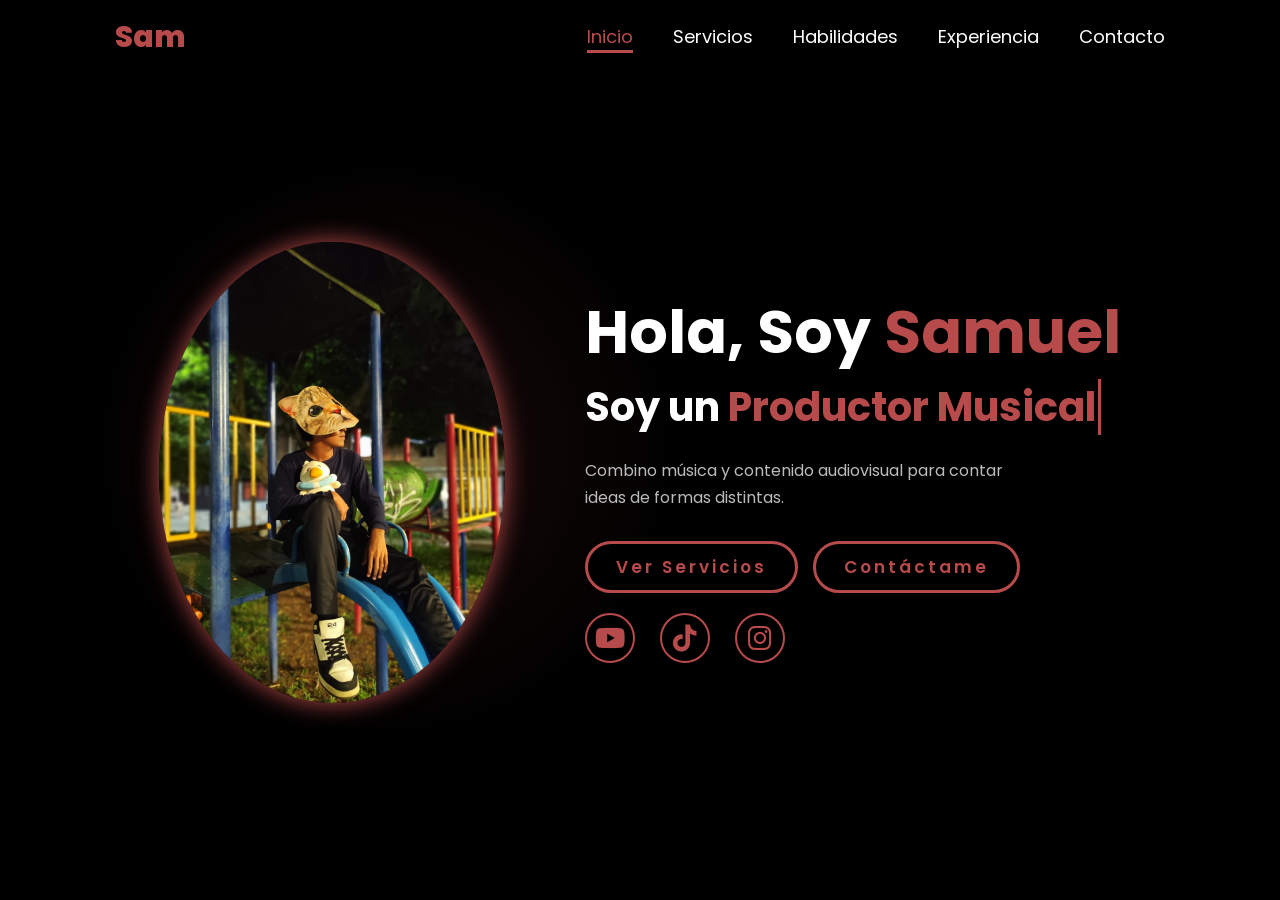
<file: index.html>
<!DOCTYPE html>
<html lang="es">
<head>
  <meta charset="UTF-8" />
  <meta name="viewport" content="width=device-width, initial-scale=1.0" />

  <link rel="stylesheet" href="https://cdnjs.cloudflare.com/ajax/libs/font-awesome/6.5.2/css/all.min.css"/>
  <link rel="stylesheet" href="style.css"/>

  <title>Portfolio</title>
</head>
<body>

<header>
  <a href="index.html" class="logo">Sam</a>

  <!-- Botón hamburguesa -->
  <div class="menu-toggle" id="menu-toggle">
    <div></div>
    <div></div>
    <div></div>
  </div>

  <!-- Menú -->
  <nav id="nav">
    <a href="index.html" class="active">Inicio</a>
    <a href="Servicio.html">Servicios</a>
    <a href="Habilidades.html">Habilidades</a>
    <a href="Experiencia.html">Experiencia</a>
    <a href="Contacto.html">Contacto</a>
  </nav>
</header>

<section class="home">
  <div class="home-img">
    <img src="Foto de perfil 2.jpeg" alt="Foto de Samuel"/>
  </div>

  <div class="home-content">
    <h1>Hola, Soy <span>Samuel</span></h1>
    <h3 class="typing-text">Soy un <span></span></h3>

    <p>
  Combino música y contenido audiovisual para contar ideas de formas distintas.
</p>

<div class="home-buttons">
  <a href="Servicio.html" class="btn">Ver Servicios</a>
  <a href="Contacto.html" class="btn">Contáctame</a>
</div>

    <div class="social-icons">
      <a href="https://www.youtube.com/@SaVeS2711" target="_blank"><i class="fa-brands fa-youtube"></i></a>
      <a href="https://www.tiktok.com/@thevesper23" target="_blank"><i class="fa-brands fa-tiktok"></i></a>
      <a href="https://www.instagram.com/thevesper.23/" target="_blank"><i class="fa-brands fa-instagram"></i></a>
    </div>

  </div>
</section>

<script src="script.js"></script>

</body>
</html>
</file>
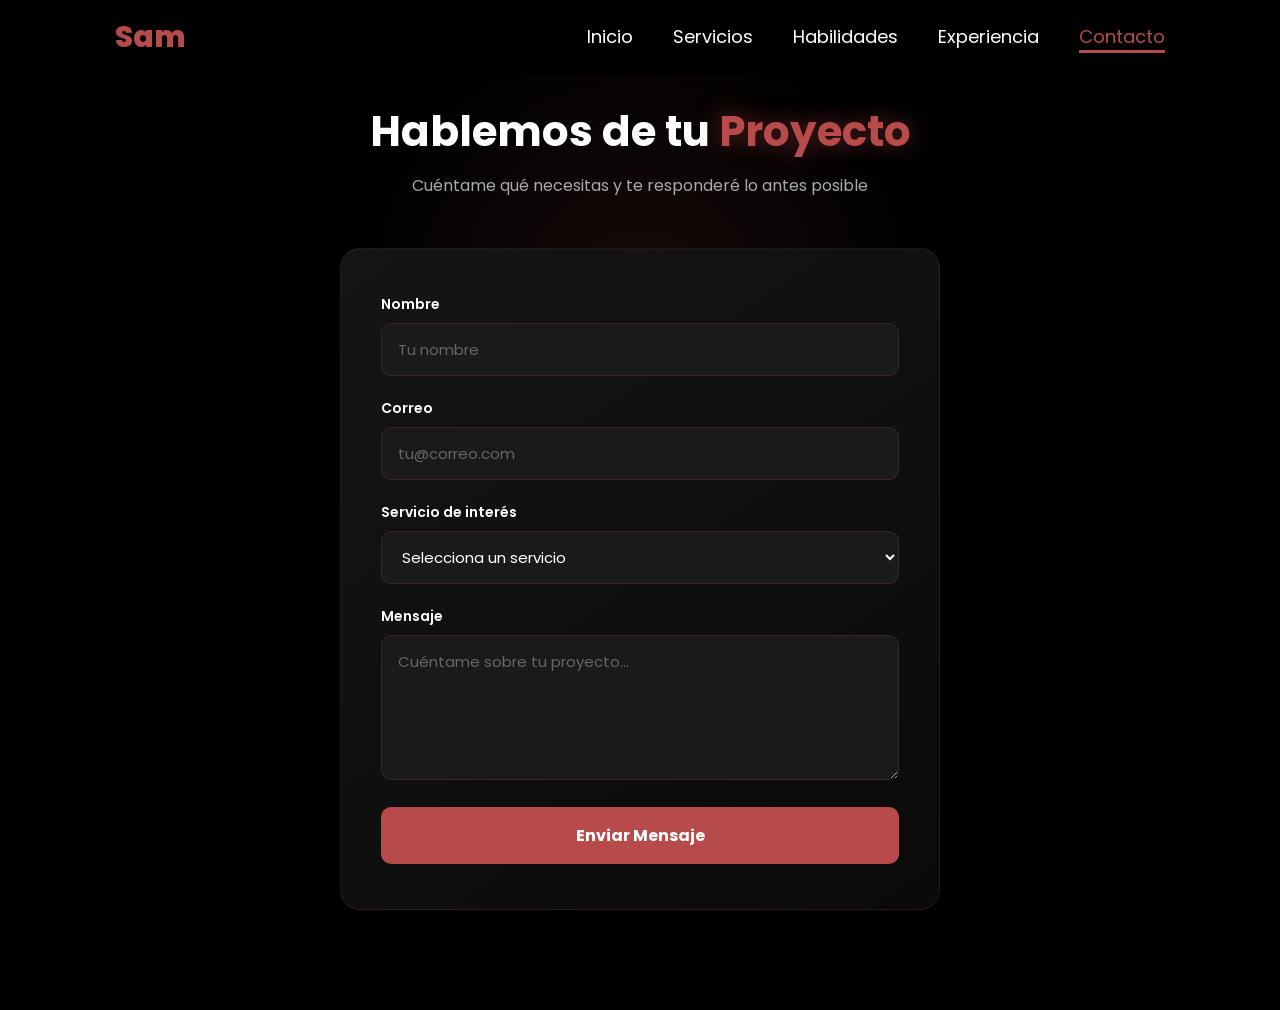
<file: Contacto.html>
<!DOCTYPE html>
<html lang="es">
<head>
  <meta charset="UTF-8" />
  <meta name="viewport" content="width=device-width, initial-scale=1.0" />

  <link rel="stylesheet" href="https://cdnjs.cloudflare.com/ajax/libs/font-awesome/6.5.2/css/all.min.css"/>
  <link rel="stylesheet" href="style.css"/>

  <title>Portfolio</title>
</head>
<body>

<header>
  <a href="index.html" class="logo">Sam</a>

  <!-- Botón hamburguesa -->
  <div class="menu-toggle" id="menu-toggle">
    <div></div>
    <div></div>
    <div></div>
  </div>

  <!-- Menú -->
  <nav id="nav">
    <a href="index.html">Inicio</a>
    <a href="Servicio.html">Servicios</a>
    <a href="Habilidades.html">Habilidades</a>
    <a href="Experiencia.html">Experiencia</a>
    <a href="Contacto.html" class="active">Contacto</a>
  </nav>
</header>

<section class="contact" id="contacto">
  <h2 class="contact-title">Hablemos de tu <span>Proyecto</span></h2>
  <p class="contact-subtitle">Cuéntame qué necesitas y te responderé lo antes posible</p>

  <form class="contact-form" action="https://formspree.io/f/moeaywnw" method="POST">
    
    <div class="form-group">
      <label for="nombre">Nombre</label>
      <input type="text" id="nombre" name="nombre" placeholder="Tu nombre" required>
    </div>

    <div class="form-group">
      <label for="email">Correo</label>
      <input type="email" id="email" name="email" placeholder="tu@correo.com" required>
    </div>

    <div class="form-group">
      <label for="servicio">Servicio de interés</label>
      <select id="servicio" name="servicio" required>
        <option value="" disabled selected>Selecciona un servicio</option>
        <option value="Producción Musical">Producción Musical</option>
        <option value="Edición de Video">Edición de Video</option>
        <option value="Guion y Contenido">Guion y Contenido</option>
        <option value="Otro">Otro</option>
      </select>
    </div>

    <div class="form-group">
      <label for="mensaje">Mensaje</label>
      <textarea id="mensaje" name="mensaje" rows="5" placeholder="Cuéntame sobre tu proyecto..." required></textarea>
    </div>

    <button type="submit" class="contact-btn">Enviar Mensaje</button>

  </form>
</section>

<!-- JS -->
<script src="script.js"></script>

</body>
</html>
</file>
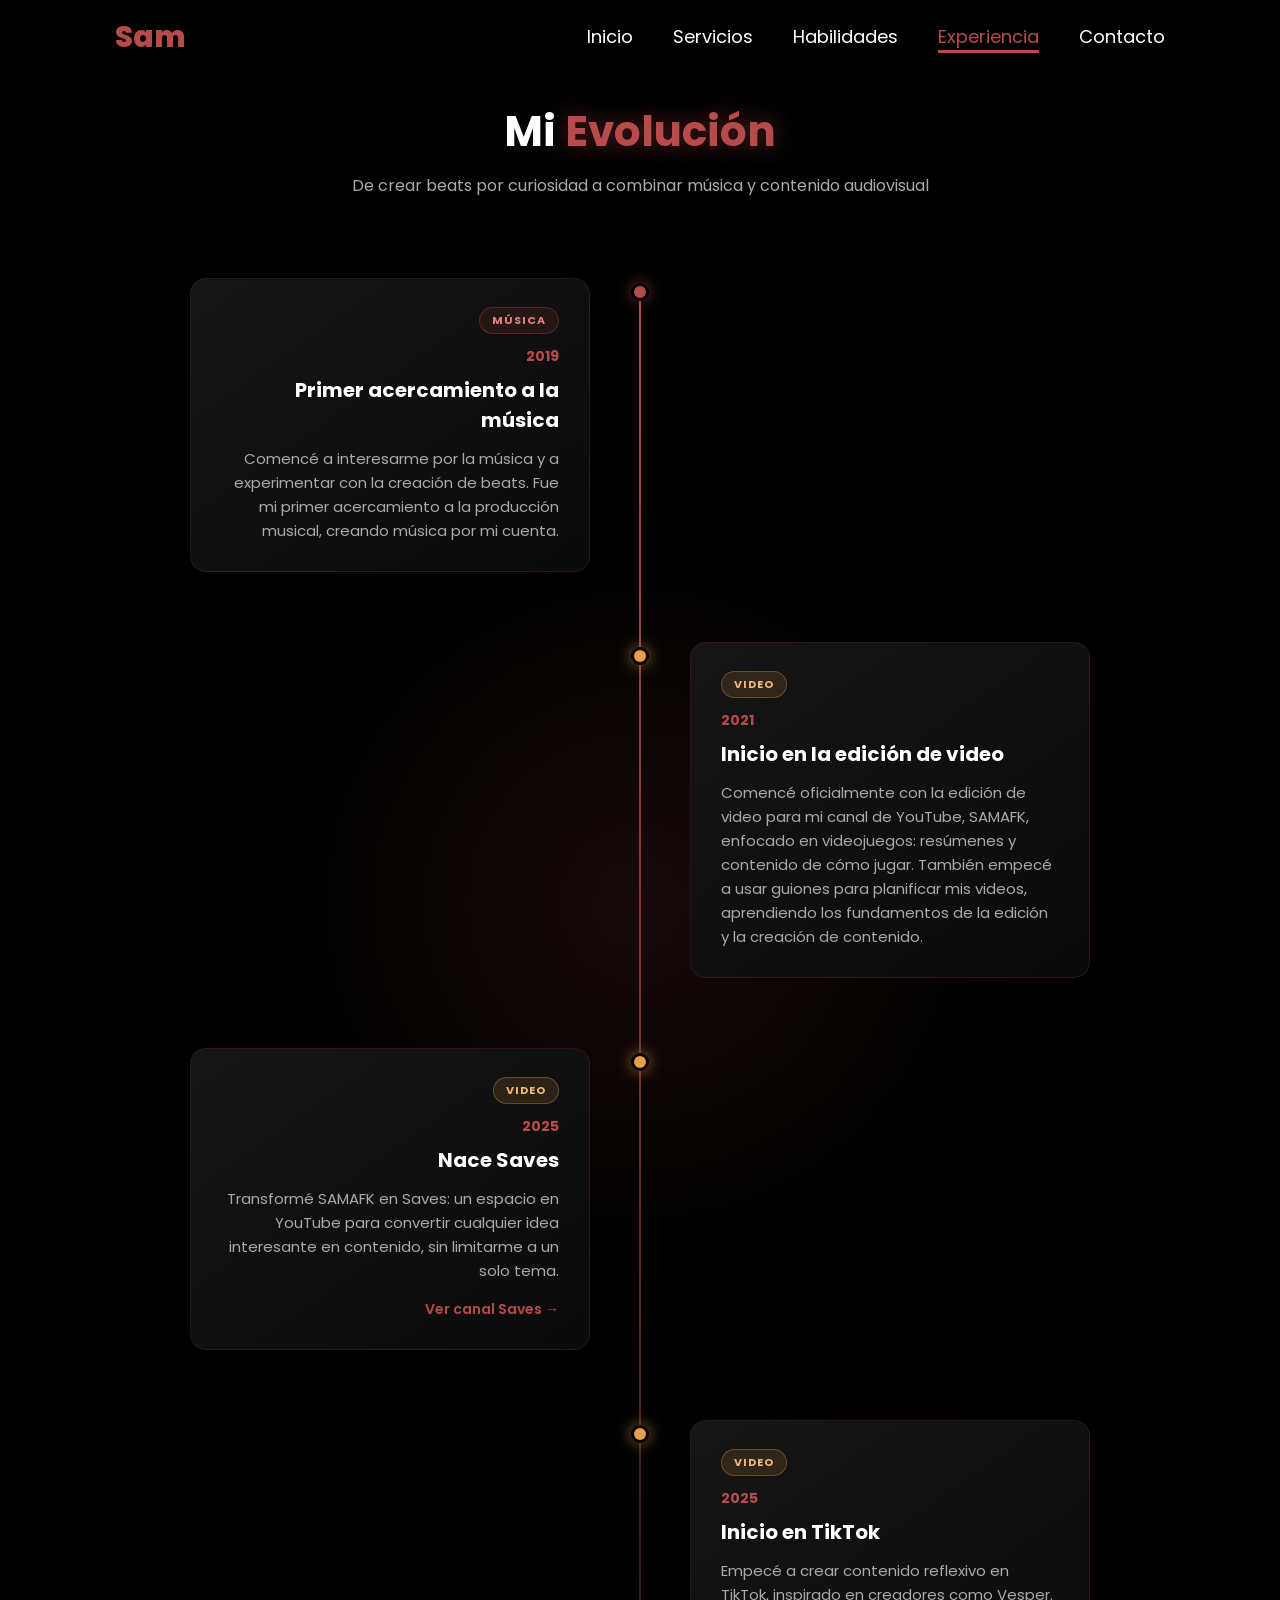
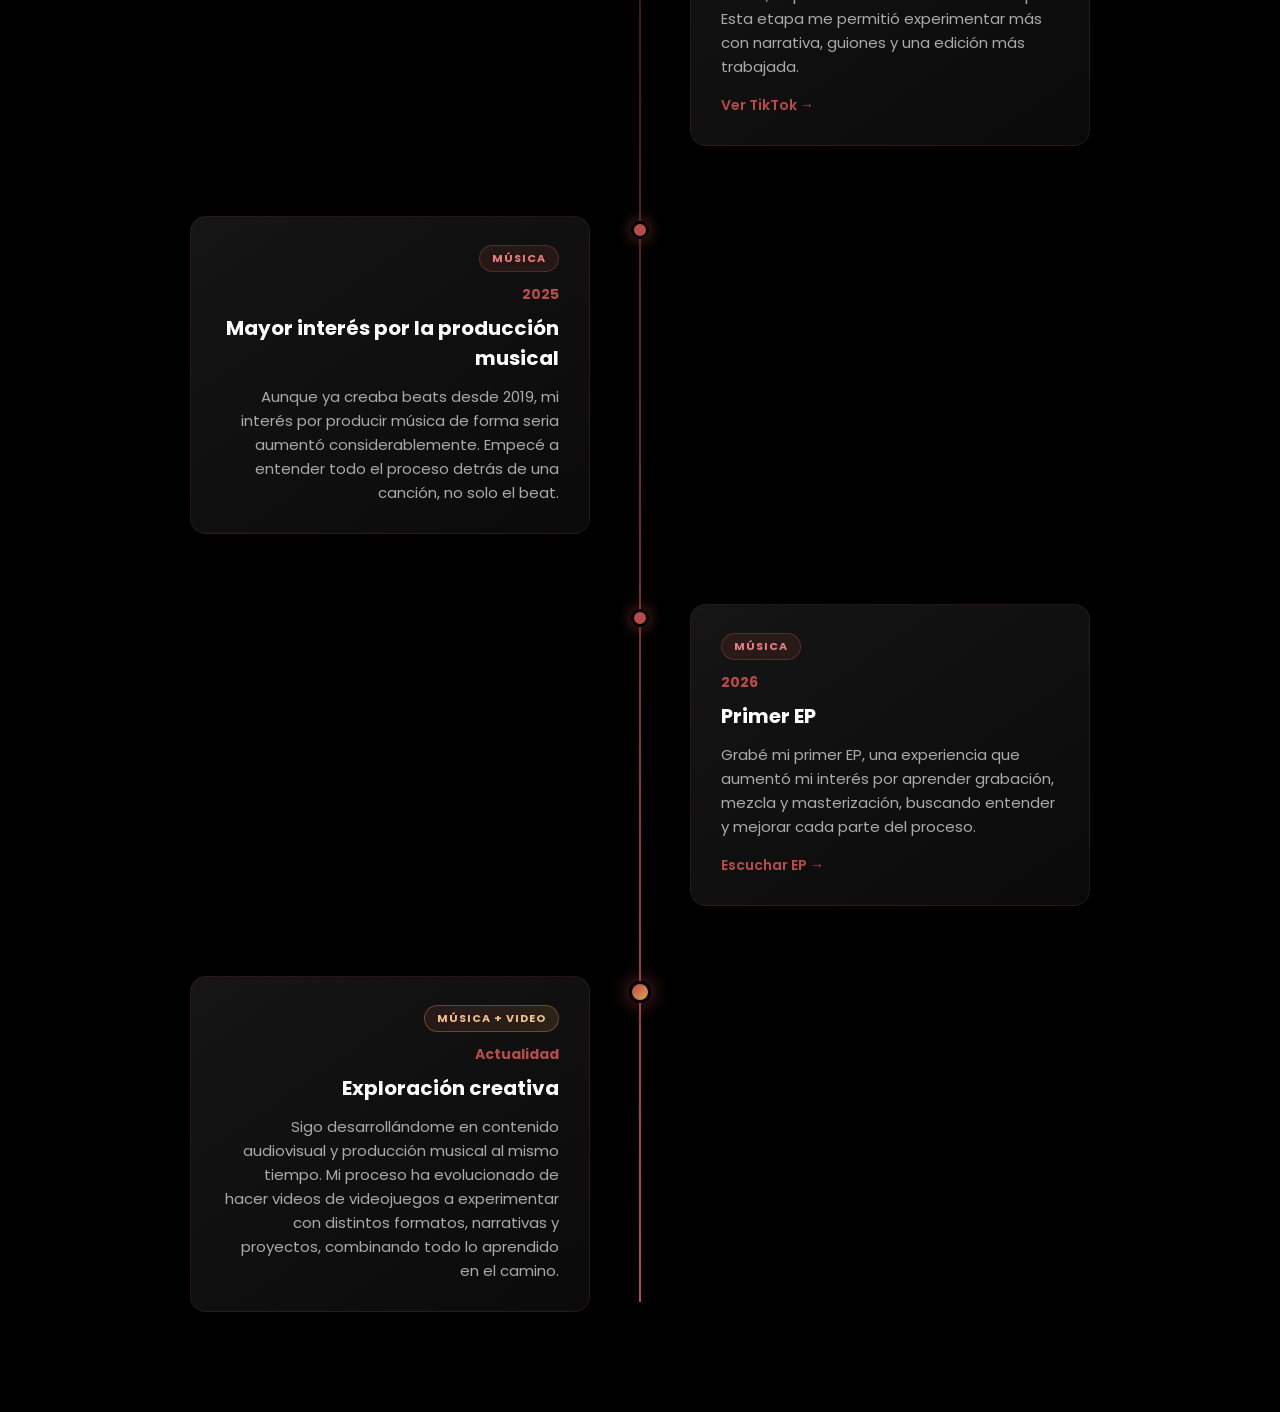
<file: Experiencia.html>
<!DOCTYPE html>
<html lang="es">
<head>
  <meta charset="UTF-8" />
  <meta name="viewport" content="width=device-width, initial-scale=1.0" />

  <link rel="stylesheet" href="https://cdnjs.cloudflare.com/ajax/libs/font-awesome/6.5.2/css/all.min.css"/>
  <link rel="stylesheet" href="style.css"/>

  <title>Portfolio</title>
</head>
<body>

<header>
  <a href="index.html" class="logo">Sam</a>

  <!-- Botón hamburguesa -->
  <div class="menu-toggle" id="menu-toggle">
    <div></div>
    <div></div>
    <div></div>
  </div>

  <!-- Menú -->
  <nav id="nav">
    <a href="index.html">Inicio</a>
    <a href="Servicio.html">Servicios</a>
    <a href="Habilidades.html">Habilidades</a>
    <a href="Experiencia.html" class="active">Experiencia</a>
    <a href="Contacto.html">Contacto</a>
  </nav>
</header>

<section class="experience" id="experiencia">
  <h2 class="experience-title">Mi <span>Evolución</span></h2>
  <p class="experience-subtitle">De crear beats por curiosidad a combinar música y contenido audiovisual</p>

  <div class="timeline">

    <div class="timeline-item">
      <div class="timeline-dot music"></div>
      <div class="timeline-content">
        <span class="timeline-tag music">Música</span>
        <span class="timeline-date">2019</span>
        <h3 class="timeline-role">Primer acercamiento a la música</h3>
        <p class="timeline-desc">
          Comencé a interesarme por la música y a experimentar con la creación de beats. Fue mi primer acercamiento a la producción musical, creando música por mi cuenta.
        </p>
      </div>
    </div>

    <div class="timeline-item">
      <div class="timeline-dot video"></div>
      <div class="timeline-content">
        <span class="timeline-tag video">Video</span>
        <span class="timeline-date">2021</span>
        <h3 class="timeline-role">Inicio en la edición de video</h3>
        <p class="timeline-desc">
          Comencé oficialmente con la edición de video para mi canal de YouTube, SAMAFK, enfocado en videojuegos: resúmenes y contenido de cómo jugar. También empecé a usar guiones para planificar mis videos, aprendiendo los fundamentos de la edición y la creación de contenido.
        </p>
      </div>
    </div>

    <div class="timeline-item">
      <div class="timeline-dot video"></div>
      <div class="timeline-content">
        <span class="timeline-tag video">Video</span>
        <span class="timeline-date">2025</span>
        <h3 class="timeline-role">Nace Saves</h3>
        <p class="timeline-desc">
          Transformé SAMAFK en Saves: un espacio en YouTube para convertir cualquier idea interesante en contenido, sin limitarme a un solo tema.
        </p>
        <a href="https://www.youtube.com/@Saves2711" class="timeline-link" target="_blank">Ver canal Saves →</a>
      </div>
    </div>

    <div class="timeline-item">
      <div class="timeline-dot video"></div>
      <div class="timeline-content">
        <span class="timeline-tag video">Video</span>
        <span class="timeline-date">2025</span>
        <h3 class="timeline-role">Inicio en TikTok</h3>
        <p class="timeline-desc">
          Empecé a crear contenido reflexivo en TikTok, inspirado en creadores como Vesper. Esta etapa me permitió experimentar más con narrativa, guiones y una edición más trabajada.
        </p>
        <a href="https://www.tiktok.com/@thevesper23" class="timeline-link" target="_blank">Ver TikTok →</a>
      </div>
    </div>

    <div class="timeline-item">
      <div class="timeline-dot music"></div>
      <div class="timeline-content">
        <span class="timeline-tag music">Música</span>
        <span class="timeline-date">2025</span>
        <h3 class="timeline-role">Mayor interés por la producción musical</h3>
        <p class="timeline-desc">
          Aunque ya creaba beats desde 2019, mi interés por producir música de forma seria aumentó considerablemente. Empecé a entender todo el proceso detrás de una canción, no solo el beat.
        </p>
      </div>
    </div>

    <div class="timeline-item">
      <div class="timeline-dot music"></div>
      <div class="timeline-content">
        <span class="timeline-tag music">Música</span>
        <span class="timeline-date">2026</span>
        <h3 class="timeline-role">Primer EP</h3>
        <p class="timeline-desc">
          Grabé mi primer EP, una experiencia que aumentó mi interés por aprender grabación, mezcla y masterización, buscando entender y mejorar cada parte del proceso.
        </p>
        <a href="https://open.spotify.com/intl-es/album/0apv4oUapEL8Db8PNpoLAJ?si=f_XHIGw7Ry6yNxDtiMCo2g" class="timeline-link" target="_blank">Escuchar EP →</a>
      </div>
    </div>

    <div class="timeline-item">
      <div class="timeline-dot both"></div>
      <div class="timeline-content">
        <span class="timeline-tag both">Música + Video</span>
        <span class="timeline-date">Actualidad</span>
        <h3 class="timeline-role">Exploración creativa</h3>
        <p class="timeline-desc">
          Sigo desarrollándome en contenido audiovisual y producción musical al mismo tiempo. Mi proceso ha evolucionado de hacer videos de videojuegos a experimentar con distintos formatos, narrativas y proyectos, combinando todo lo aprendido en el camino.
        </p>
      </div>
    </div>

  </div>
</section>

<!-- JS -->
<script src="script.js"></script>

</body>
</html>
</file>
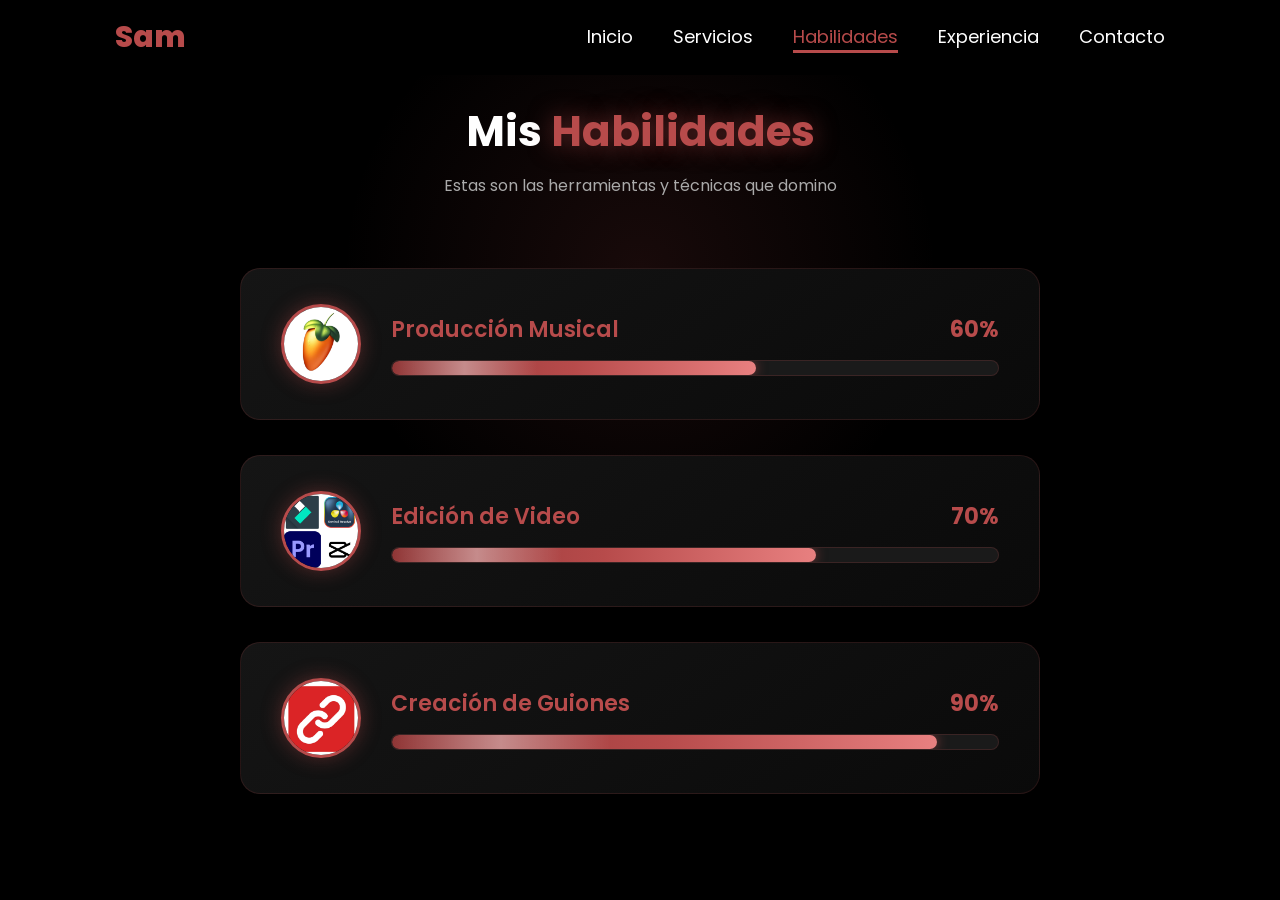
<file: Habilidades.html>
<!DOCTYPE html>
<html lang="es">
<head>
  <meta charset="UTF-8" />
  <meta name="viewport" content="width=device-width, initial-scale=1.0" />

  <link rel="stylesheet" href="https://cdnjs.cloudflare.com/ajax/libs/font-awesome/6.5.2/css/all.min.css"/>
  <link rel="stylesheet" href="style.css"/>

    <title>Portfolio</title>
</head>
<body>

<header>
  <a href="index.html" class="logo">Sam</a>

  <!-- Botón hamburguesa -->
  <div class="menu-toggle" id="menu-toggle">
    <div></div>
    <div></div>
    <div></div>
  </div>

  <!-- Menú -->
  <nav id="nav">
    <a href="index.html">Inicio</a>
    <a href="Servicio.html">Servicios</a>
    <a href="Habilidades.html" class="active">Habilidades</a>
    <a href="Experiencia.html">Experiencia</a>
    <a href="Contacto.html">Contacto</a>
  </nav>
</header>

<section class="skills" id="habilidades">
  <h2 class="skills-title">Mis <span>Habilidades</span></h2>
  <p class="skills-subtitle">Estas son las herramientas y técnicas que domino</p>

  <div class="skills-container">

    <div class="skill-card">
      <img src="FL STUDIO.png" alt="Producción Musical" class="skill-icon">
      <div class="skill-info">
        <div class="skill-header">
          <span class="skill-name">Producción Musical</span>
          <span class="skill-percent">60%</span>
        </div>
        <div class="skill-bar">
          <div class="skill-fill" style="width: 60%;"></div>
        </div>
      </div>
    </div>

    <div class="skill-card">
      <img src="Editores.png" alt="Edición de Video" class="skill-icon">
      <div class="skill-info">
        <div class="skill-header">
          <span class="skill-name">Edición de Video</span>
          <span class="skill-percent">70%</span>
        </div>
        <div class="skill-bar">
          <div class="skill-fill" style="width: 70%;"></div>
        </div>
      </div>
    </div>

    <div class="skill-card">
      <img src="CAUSALITY.png" alt="Creación de Guiones" class="skill-icon">
      <div class="skill-info">
        <div class="skill-header">
          <span class="skill-name">Creación de Guiones</span>
          <span class="skill-percent">90%</span>
        </div>
        <div class="skill-bar">
          <div class="skill-fill" style="width: 90%;"></div>
        </div>
      </div>
    </div>

  </div>
</section>


<!-- JS -->
<script src="script.js"></script>

</body>
</html>
</file>
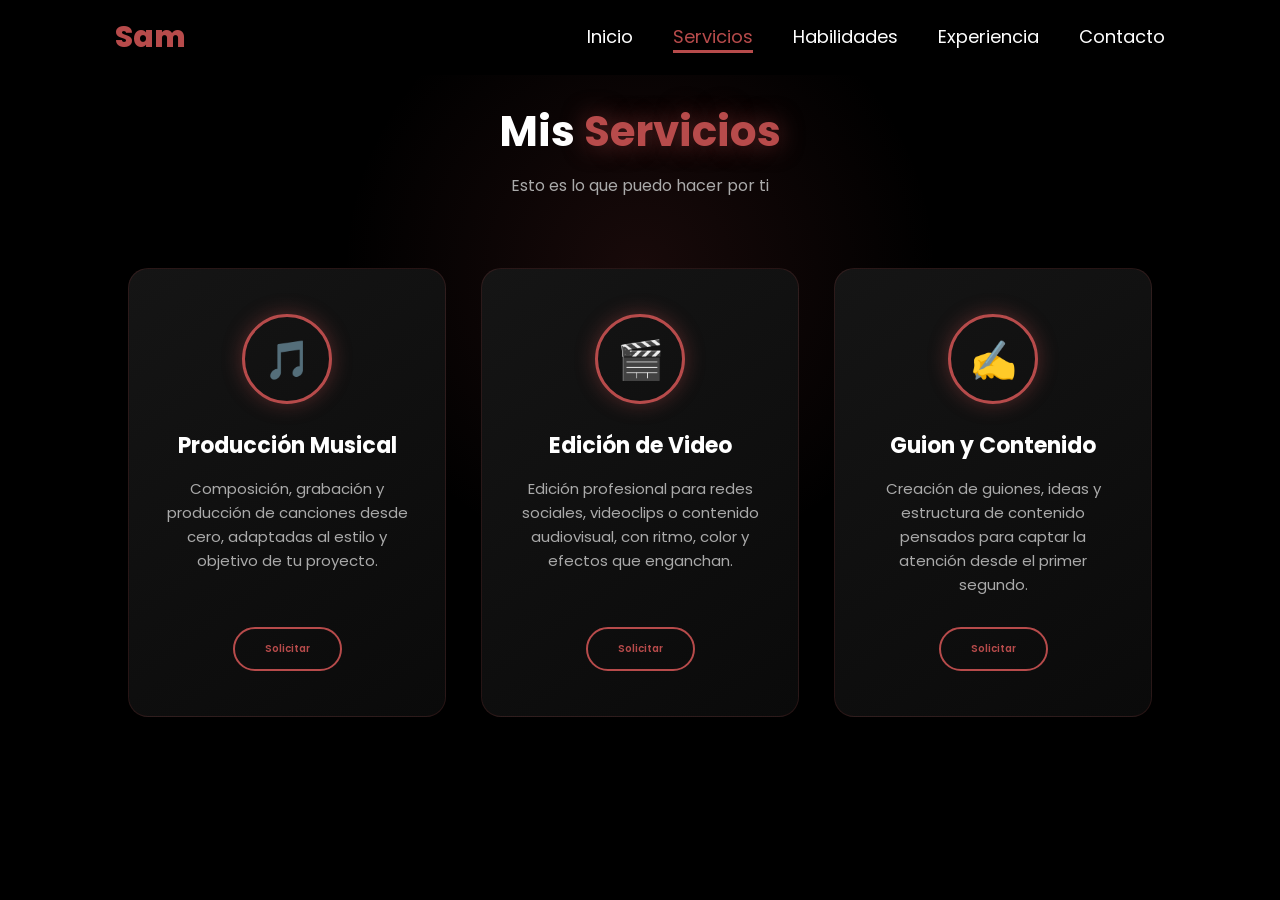
<file: Servicio.html>
<!DOCTYPE html>
<html lang="es">
<head>
  <meta charset="UTF-8" />
  <meta name="viewport" content="width=device-width, initial-scale=1.0" />

  <link rel="stylesheet" href="https://cdnjs.cloudflare.com/ajax/libs/font-awesome/6.5.2/css/all.min.css"/>
  <link rel="stylesheet" href="style.css"/>

    <title>Portfolio</title>
</head>
<body>

<header>
  <a href="index.html" class="logo">Sam</a>

  <!-- Botón hamburguesa -->
  <div class="menu-toggle" id="menu-toggle">
    <div></div>
    <div></div>
    <div></div>
  </div>

  <!-- Menú -->
  <nav id="nav">
    <a href="index.html">Inicio</a>
    <a href="Servicio.html" class="active">Servicios</a>
    <a href="Habilidades.html">Habilidades</a>
    <a href="Experiencia.html">Experiencia</a>
    <a href="Contacto.html">Contacto</a>
  </nav>
</header>

<section class="services" id="servicios">
  <h2 class="services-title">Mis <span>Servicios</span></h2>
  <p class="services-subtitle">Esto es lo que puedo hacer por ti</p>

  <div class="services-container">

    <div class="service-card">
      <div class="service-icon">🎵</div>
      <h3 class="service-name">Producción Musical</h3>
      <p class="service-desc">
        Composición, grabación y producción de canciones desde cero, adaptadas al estilo y objetivo de tu proyecto.
      </p>
      <a href="Contacto.html" class="service-btn">Solicitar</a>
    </div>

    <div class="service-card">
      <div class="service-icon">🎬</div>
      <h3 class="service-name">Edición de Video</h3>
      <p class="service-desc">
        Edición profesional para redes sociales, videoclips o contenido audiovisual, con ritmo, color y efectos que enganchan.
      </p>
      <a href="Contacto.html" class="service-btn">Solicitar</a>
    </div>

    <div class="service-card">
      <div class="service-icon">✍️</div>
      <h3 class="service-name">Guion y Contenido</h3>
      <p class="service-desc">
        Creación de guiones, ideas y estructura de contenido pensados para captar la atención desde el primer segundo.
      </p>
      <a href="Contacto.html" class="service-btn">Solicitar</a>
    </div>

  </div>
</section>


<!-- JS -->
<script src="script.js"></script>

</body>
</html>
</file>
<file: style.css>
@import url('https://fonts.googleapis.com/css2?family=Poppins:wght@100;300;400;500;600;700&display=swap');

* {
  user-select: none;
  -webkit-user-select: none; /* Safari y Chrome viejos */
  -moz-user-select: none;    /* Firefox */
  -ms-user-select: none;     /* IE/Edge viejos */
}

* {
  margin: 0;
  padding: 0;
  box-sizing: border-box;
  text-decoration: none;
  font-family: 'Poppins', sans-serif;
}

html {
  scroll-behavior: smooth;
}

html {
  font-size: 62.5%;
}

body {
  background-color: black;
  color: white;
  overflow-x: hidden;
}

/* HEADER */
header {
  position: fixed;
  top: 0;
  left: 0;
  width: 100%;
  padding: 1.5rem 9%;
  display: flex;
  justify-content: space-between;
  align-items: center;
  background-color: black;
  z-index: 100;
}

.logo {
  font-size: 3rem;
  color: #b74b4b;
  font-weight: 800;
}

/* NAV PC */
nav {
  display: flex;
  gap: 4rem;
}

nav a {
  font-size: 1.8rem;
  color: white;
  border-bottom: 3px solid transparent;
  transition: 0.3s;
}

nav a:hover,
nav a.active {
  color: #b74b4b;
  border-bottom: 3px solid #b74b4b;
}

/* BOTÓN HAMBURGUESA */
.menu-toggle {
  display: none;
  position: fixed;
  top: 1.5rem;
  right: 1.5rem;
  width: 3rem;
  height: 2.5rem;
  cursor: pointer;
  z-index: 1001;
}

.menu-toggle div {
  width: 100%;
  height: 0.4rem;
  background-color: #b74b4b;
  margin: 0.5rem 0;
  transition: 0.3s ease;
}

/* ANIMACIÓN X */
.menu-toggle.active div:nth-child(1) {
  transform: rotate(45deg) translate(6px, 6px);
}

.menu-toggle.active div:nth-child(2) {
  opacity: 0;
}

.menu-toggle.active div:nth-child(3) {
  transform: rotate(-45deg) translate(6px, -6px);
}

/* SECCIÓN HOME */
section {
  min-height: 100vh;
  padding: 10rem 9% 5rem;
}

.home {
  display: flex;
  justify-content: center;
  align-items: center;
  gap: 8rem;
  position: relative;
  overflow: hidden;
}

/* Resplandor de fondo, como en el resto de tu portafolio */
.home::before {
  content: "";
  position: absolute;
  top: 50%;
  left: 30%;
  transform: translate(-50%, -50%);
  width: 60rem;
  height: 60rem;
  background: radial-gradient(circle, rgba(183, 75, 75, 0.15) 0%, transparent 70%);
  pointer-events: none;
  z-index: 0;
}

.home-img,
.home-content {
  position: relative;
  z-index: 1;
}

.home-img img {
  width: 27vw;
  border-radius: 50%;
  box-shadow: 0 0 25px #b74b4b;
  animation: pulse-glow 4s ease-in-out infinite;
}

@keyframes pulse-glow {
  0%, 100% { box-shadow: 0 0 25px #b74b4b; }
  50% { box-shadow: 0 0 45px #b74b4b; }
}

/* TEXTO */
.home-content h1 {
  font-size: 6rem;
}

.home-content h3 {
  font-size: 4rem;
}

span {
  color: #b74b4b;
}

.home-content p {
  font-size: 1.6rem;
  margin: 2rem 0 3rem;
  color: #bbbbbb;
  max-width: 45rem;
  line-height: 1.7;
}

/* REDES */
.social-icons {
  display: flex;
  gap: 2.5rem;
  margin-top: 2rem;
}

.social-icons a {
  display: inline-flex;
  justify-content: center;
  align-items: center;
  width: 5rem;
  height: 5rem;
  background-color: transparent;
  border: 0.2rem solid #b74b4b;
  font-size: 2.7rem;
  border-radius: 50%;
  margin: 0;
  transition: 0.3s;
  color: #b74b4b;
}

.social-icons a:hover {
  color: black;
  transform: scale(1.3) translate(-5px);
  background-color: #b74b4b;
  box-shadow: 0 0 25px #b74b4b;
}

/* BOTÓN */
.btn {
  display: inline-block;
  padding: 1rem 2.8rem;
  background-color: black;
  border-radius: 4rem;
  font-size: 1.7rem;
  color: #b74b4b;
  letter-spacing: 0.3rem;
  font-weight: 600;
  border: 3px solid #b74b4b;
  transition: 0.3s ease;
  cursor: pointer;
}

.btn:hover {
  transform: scale3d(1.03, 1.03, 1);
  background-color: #b74b4b;
  color: black;
  box-shadow: 0 0 25px #b74b4b;
}

.home-buttons {
  display: flex;
  align-items: center;
  flex-wrap: wrap;
  gap: 1.5rem;
  margin-top: 1.5rem;
}

/* TEXTO ANIMADO */
.typing-text span {
  color: #b74b4b;
}

.typing-text span::after {
  content: "";
  border-right: 3px solid #b74b4b;
  margin-left: 2px;
  animation: cursor 0.7s infinite;
}

@keyframes cursor {
  0%, 100% { border-color: transparent; }
  50% { border-color: #b74b4b; }
}

/* 📱 MÓVIL */
@media (max-width: 995px) {
  .menu-toggle {
    display: block;
  }

    nav {
    position: fixed;
    top: 0;
    right: 0;
    width: 70%;
    height: 100vh;
    background-color: black;
    background: linear-gradient(145deg, #000, #0a0a0a);;
    box-shadow: -10px 0 30px rgba(183, 75, 75, 0.3);
    backdrop-filter: blur(6px);
    border-left: 3px solid #b74b4b;
    border-bottom: 3px solid #b74b4b;
    border-bottom-left-radius: 2rem;
    padding-top: 7rem;
    transform: translateX(100%);
    transition: transform 0.3s ease-in-out;
    z-index: 1000;
    display: flex;
    flex-direction: column;
    align-items: flex-start;
    }

    nav.active {
    transform: translateX(0);
        }

  nav a {
    padding-left: 2rem;
    margin: 1.5rem 0;
    border-bottom: none !important;
    font-size: 2.2rem;
    width: 100%;
    padding: 1.5rem 2rem;
    position: relative;
    transition: 0.3s ease;
    opacity: 0;
    transform: translateX(20px);
    animation: slideIn 0.4s forwards;
  }

  .home {
    flex-direction: column;
    text-align: center;
  }

  .home-img img {
    width: 70vw;
    margin-top: 4rem;
  }

  .typing-text {
    font-size: 2.2rem;
  }

  .home-content p {
    margin-left: auto;
    margin-right: auto;
  }

  .home-buttons {
    justify-content: center;
  }

  .social-icons {
    display: flex;
    justify-content: center;
    flex-wrap: wrap;
  }

  nav a::before {
    content: "";
    position: absolute;
    left: 0;
    top: 0;
    width: 5px;
    height: 100%;
    background-color: #b74b4b;
    transform: scaleY(0);
    transition: transform 0.4s ease;
  }

  nav a:hover::before, nav a.active::before {
    transform: scaleY(1);
    }

  nav a:hover {
    background-color: rgba(183, 75, 75, 0.1);
    padding-left: 3rem;
  }

  nav a:hover, nav a.active {
    border-bottom: none;
    }

  nav.active a:nth-child(1) { animation-delay: 0.3s; }
  nav.active a:nth-child(2) { animation-delay: 0.6s; }
  nav.active a:nth-child(3) { animation-delay: 0.9s; }
  nav.active a:nth-child(4) { animation-delay: 1.2s; }
  nav.active a:nth-child(5) { animation-delay: 1.5s; }

    @keyframes slideIn {
  to {
    opacity: 1;
    transform: translateX(0);
     } 
                     }

  .home-content h1 {
    font-size: 3.5rem;
    text-align: center;
  }

  .home-content {
    text-align: center;
  }
}

/* 📱 MÓVIL PEQUEÑO */
@media (max-width: 480px) {
  .home-content h1 {
    font-size: 2.8rem;
  }

  .typing-text {
    font-size: 1.8rem;
  }

  .home-img img {
    width: 55vw;
  }

  .home-buttons {
    flex-direction: column;
    width: 100%;
    gap: 1.2rem;
    margin-top: 2rem;
  }

  .btn,
  .btn-filled {
    width: 100%;
    text-align: center;
  }
}

/* habilidades */

.skills {
  padding: 100px 10%;
  background-color: #000;
  text-align: center;
  position: relative;
  overflow: hidden;
}

.skills::before {
  content: "";
  position: absolute;
  top: 30%;
  left: 50%;
  transform: translate(-50%, -50%);
  width: 600px;
  height: 600px;
  background: radial-gradient(circle, #b74b4b22 0%, transparent 70%);
  pointer-events: none;
  z-index: 0;
}

.skills-title,
.skills-subtitle,
.skills-container {
  position: relative;
  z-index: 1;
}

.skills-title {
  font-size: 42px;
  font-weight: 700;
  color: #fff;
}

.skills-title span {
  color: #b74b4b;
  text-shadow: 0 0 25px #b74b4b88;
}

.skills-subtitle {
  color: #aaa;
  font-size: 16px;
  margin-top: 10px;
  margin-bottom: 70px;
}

.skills-container {
  display: flex;
  flex-direction: column;
  gap: 35px;
  max-width: 800px;
  margin: 0 auto;
}

.skill-card {
  display: flex;
  align-items: center;
  gap: 30px;
  width: 100%;
  background: linear-gradient(145deg, #151515, #0a0a0a);
  border: 1px solid #b74b4b2a;
  border-radius: 20px;
  padding: 35px 40px;
  transition: transform 0.3s ease, border-color 0.3s ease, box-shadow 0.3s ease;
}

.skill-card:hover {
  transform: translateY(-5px);
  border-color: #b74b4b88;
  box-shadow: 0 10px 30px #b74b4b33;
}

.skill-icon {
  width: 80px;
  height: 80px;
  object-fit: cover;
  border-radius: 50%;
  border: 3px solid #b74b4b;
  flex-shrink: 0;
  box-shadow: 0 0 20px #b74b4b66;
  transition: box-shadow 0.3s ease;
}

.skill-card:hover .skill-icon {
  box-shadow: 0 0 30px #b74b4baa;
}

.skill-info {
  width: 100%;
}

.skill-header {
  display: flex;
  justify-content: space-between;
  margin-bottom: 14px;
  font-weight: 600;
  color: #fff;
  font-size: 22px;
}

.skill-percent {
  color: #b74b4b;
  font-weight: 700;
}

.skill-bar {
  width: 100%;
  height: 16px;
  background-color: #1a1a1a;
  border-radius: 20px;
  overflow: hidden;
  border: 1px solid #b74b4b33;
  position: relative;
}

.skill-fill {
  height: 100%;
  background: linear-gradient(90deg, #8f3535, #b74b4b, #e88080);
  border-radius: 20px;
  width: 0%;
  transition: width 1.5s ease-in-out;
  position: relative;
  overflow: hidden;
  box-shadow: 0 0 12px #b74b4baa;
}

.skill-fill::after {
  content: "";
  position: absolute;
  top: 0;
  left: 0;
  height: 100%;
  width: 40%;
  background: linear-gradient(90deg, transparent, #ffffff66, transparent);
  animation: shine 2.2s infinite;
}

@keyframes shine {
  0% { left: -50%; }
  100% { left: 120%; }
}

@media (max-width: 768px) {
  .skill-card {
    flex-direction: column;
    text-align: center;
    padding: 30px 25px;
  }

  .skill-header {
    flex-direction: column;
    align-items: center;
    gap: 8px;
  }
}

/* servicios */

.services {
  padding: 100px 10%;
  background-color: #000;
  text-align: center;
  position: relative;
  overflow: hidden;
}

.services::before {
  content: "";
  position: absolute;
  top: 30%;
  left: 50%;
  transform: translate(-50%, -50%);
  width: 600px;
  height: 600px;
  background: radial-gradient(circle, #b74b4b22 0%, transparent 70%);
  pointer-events: none;
  z-index: 0;
}

.services-title,
.services-subtitle,
.services-container {
  position: relative;
  z-index: 1;
}

.services-title {
  font-size: 42px;
  font-weight: 700;
  color: #fff;
}

.services-title span {
  color: #b74b4b;
  text-shadow: 0 0 25px #b74b4b88;
}

.services-subtitle {
  color: #aaa;
  font-size: 16px;
  margin-top: 10px;
  margin-bottom: 70px;
}

.services-container {
  display: grid;
  grid-template-columns: repeat(3, 1fr);
  gap: 35px;
  max-width: 1100px;
  margin: 0 auto;
}

.service-card {
  background: linear-gradient(145deg, #151515, #0a0a0a);
  border: 1px solid #b74b4b2a;
  border-radius: 20px;
  padding: 45px 30px;
  display: flex;
  flex-direction: column;
  align-items: center;
  transition: transform 0.3s ease, border-color 0.3s ease, box-shadow 0.3s ease;
}

.service-card:hover {
  transform: translateY(-8px);
  border-color: #b74b4b88;
  box-shadow: 0 15px 35px #b74b4b33;
}

.service-icon {
  width: 90px;
  height: 90px;
  border-radius: 50%;
  border: 3px solid #b74b4b;
  display: flex;
  align-items: center;
  justify-content: center;
  margin-bottom: 25px;
  box-shadow: 0 0 20px #b74b4b66;
  transition: box-shadow 0.3s ease;
  font-size: 38px;
}

.service-card:hover .service-icon {
  box-shadow: 0 0 30px #b74b4baa;
}

.service-name {
  color: #fff;
  font-size: 22px;
  font-weight: 700;
  margin-bottom: 15px;
}

.service-desc {
  color: #aaa;
  font-size: 15px;
  line-height: 1.6;
  margin-bottom: 30px;
  flex-grow: 1;
}

.service-btn {
  display: inline-block;
  padding: 12px 30px;
  border: 2px solid #b74b4b;
  border-radius: 30px;
  color: #b74b4b;
  font-weight: 600;
  text-decoration: none;
  transition: background-color 0.3s ease, color 0.3s ease, box-shadow 0.3s ease;
}

.service-btn:hover {
  background-color: #b74b4b;
  color: #fff;
  box-shadow: 0 0 20px #b74b4b88;
}

@media (max-width: 900px) {
  .services-container {
    grid-template-columns: 1fr;
    max-width: 500px;
  }
}

/* contacto */

.contact {
  padding: 100px 10%;
  background-color: #000;
  text-align: center;
  position: relative;
  overflow: hidden;
}

.contact::before {
  content: "";
  position: absolute;
  top: 30%;
  left: 50%;
  transform: translate(-50%, -50%);
  width: 600px;
  height: 600px;
  background: radial-gradient(circle, #b74b4b22 0%, transparent 70%);
  pointer-events: none;
  z-index: 0;
}

.contact-title,
.contact-subtitle,
.contact-form {
  position: relative;
  z-index: 1;
}

.contact-title {
  font-size: 42px;
  font-weight: 700;
  color: #fff;
}

.contact-title span {
  color: #b74b4b;
  text-shadow: 0 0 25px #b74b4b88;
}

.contact-subtitle {
  color: #aaa;
  font-size: 16px;
  margin-top: 10px;
  margin-bottom: 50px;
}

.contact-form {
  max-width: 600px;
  margin: 0 auto;
  background: linear-gradient(145deg, #151515, #0a0a0a);
  border: 1px solid #b74b4b2a;
  border-radius: 20px;
  padding: 45px 40px;
  text-align: left;
}

.form-group {
  margin-bottom: 22px;
}

.form-group label {
  display: block;
  color: #fff;
  font-weight: 600;
  margin-bottom: 8px;
  font-size: 14px;
}

.form-group input,
.form-group select,
.form-group textarea {
  width: 100%;
  padding: 14px 16px;
  background-color: #1a1a1a;
  border: 1px solid #b74b4b33;
  border-radius: 10px;
  color: #fff;
  font-size: 15px;
  font-family: inherit;
  outline: none;
  transition: border-color 0.3s ease, box-shadow 0.3s ease;
}

.form-group input::placeholder,
.form-group textarea::placeholder {
  color: #666;
}

.form-group input:focus,
.form-group select:focus,
.form-group textarea:focus {
  border-color: #b74b4b;
  box-shadow: 0 0 15px #b74b4b44;
}

.form-group textarea {
  resize: vertical;
}

.form-group select {
  cursor: pointer;
}

.contact-btn {
  width: 100%;
  padding: 16px;
  background-color: #b74b4b;
  border: none;
  border-radius: 10px;
  color: #fff;
  font-size: 16px;
  font-weight: 700;
  cursor: pointer;
  transition: background-color 0.3s ease, box-shadow 0.3s ease, transform 0.3s ease;
}

.contact-btn:hover {
  background-color: #9c3d3d;
  box-shadow: 0 0 25px #b74b4b88;
  transform: translateY(-3px);
}

@media (max-width: 600px) {
  .contact-form {
    padding: 30px 25px;
  }
}

/* Experiencia */

.experience {
  padding: 100px 10%;
  background-color: #000;
  text-align: center;
  position: relative;
  overflow: hidden;
}

.experience::before {
  content: "";
  position: absolute;
  top: 30%;
  left: 50%;
  transform: translate(-50%, -50%);
  width: 700px;
  height: 700px;
  background: radial-gradient(circle, #b74b4b22 0%, transparent 70%);
  pointer-events: none;
  z-index: 0;
}

.experience-title,
.experience-subtitle,
.timeline {
  position: relative;
  z-index: 1;
}

.experience-title {
  font-size: 42px;
  font-weight: 700;
  color: #fff;
}

.experience-title span {
  color: #b74b4b;
  text-shadow: 0 0 25px #b74b4b88;
}

.experience-subtitle {
  color: #aaa;
  font-size: 16px;
  margin-top: 10px;
  margin-bottom: 80px;
}

/* ---------- TIMELINE BASE ---------- */
.timeline {
  max-width: 1000px;
  margin: 0 auto;
  position: relative;
}

/* Línea central (desktop) */
.timeline::before {
  content: "";
  position: absolute;
  left: 50%;
  top: 10px;
  bottom: 10px;
  width: 2px;
  transform: translateX(-50%);
  background: linear-gradient(180deg, #b74b4b, #b74b4b55, #b74b4b);
}

.timeline-item {
  position: relative;
  width: 50%;
  padding: 0 50px 70px 50px;
}

.timeline-item:last-child {
  padding-bottom: 0;
}

/* Alternar lados */
.timeline-item:nth-child(odd) {
  left: 0;
  text-align: right;
}

.timeline-item:nth-child(even) {
  left: 50%;
  text-align: left;
}

/* Punto en la línea */
.timeline-dot {
  position: absolute;
  top: 5px;
  width: 18px;
  height: 18px;
  border-radius: 50%;
  z-index: 2;
  border: 3px solid #000;
}

.timeline-item:nth-child(odd) .timeline-dot {
  right: -9px;
}

.timeline-item:nth-child(even) .timeline-dot {
  left: -9px;
}

.timeline-dot.music {
  background-color: #b74b4b;
  box-shadow: 0 0 15px #b74b4baa;
}

.timeline-dot.video {
  background-color: #e8a04b;
  box-shadow: 0 0 15px #e8a04baa;
}

.timeline-dot.both {
  background: linear-gradient(135deg, #b74b4b, #e8a04b);
  box-shadow: 0 0 20px #b74b4baa;
  width: 22px;
  height: 22px;
}

.timeline-item:nth-child(odd) .timeline-dot.both {
  right: -11px;
}
.timeline-item:nth-child(even) .timeline-dot.both {
  left: -11px;
}

/* Tarjeta de contenido */
.timeline-content {
  background: linear-gradient(145deg, #151515, #0a0a0a);
  border: 1px solid #b74b4b2a;
  border-radius: 16px;
  padding: 28px 30px;
  display: inline-block;
  width: 100%;
  transition: transform 0.35s ease, border-color 0.3s ease, box-shadow 0.3s ease;
}

.timeline-item:nth-child(odd) .timeline-content:hover {
  transform: translateX(-8px);
}
.timeline-item:nth-child(even) .timeline-content:hover {
  transform: translateX(8px);
}

.timeline-content:hover {
  border-color: #b74b4b88;
  box-shadow: 0 10px 30px #b74b4b33;
}

/* Etiqueta de categoría */
.timeline-tag {
  display: inline-block;
  font-size: 11px;
  font-weight: 700;
  text-transform: uppercase;
  letter-spacing: 1px;
  padding: 4px 12px;
  border-radius: 20px;
  margin-bottom: 12px;
}

.timeline-tag.music {
  background-color: #b74b4b22;
  color: #e88080;
  border: 1px solid #b74b4b55;
}

.timeline-tag.video {
  background-color: #e8a04b22;
  color: #f0b874;
  border: 1px solid #e8a04b55;
}

.timeline-tag.both {
  background: linear-gradient(90deg, #b74b4b22, #e8a04b22);
  color: #f0c090;
  border: 1px solid #e8a04b55;
}

.timeline-date {
  display: block;
  color: #b74b4b;
  font-weight: 700;
  font-size: 14px;
  margin-bottom: 8px;
}

.timeline-role {
  color: #fff;
  font-size: 20px;
  font-weight: 700;
  margin-bottom: 12px;
}

.timeline-desc {
  color: #aaa;
  font-size: 15px;
  line-height: 1.6;
}

.timeline-link {
  display: inline-block;
  margin-top: 16px;
  color: #b74b4b;
  font-weight: 600;
  font-size: 14px;
  text-decoration: none;
  border-bottom: 1px solid transparent;
  transition: border-color 0.3s ease, color 0.3s ease;
}

.timeline-link:hover {
  color: #e88080;
  border-color: #e88080;
}

/* ---------- RESPONSIVE (móvil) ---------- */
@media (max-width: 850px) {
  .timeline::before {
    left: 20px;
  }

  .timeline-item,
  .timeline-item:nth-child(odd),
  .timeline-item:nth-child(even) {
    width: 100%;
    left: 0;
    text-align: left;
    padding: 0 0 50px 55px;
  }

  .timeline-item:nth-child(odd) .timeline-dot,
  .timeline-item:nth-child(even) .timeline-dot,
  .timeline-item:nth-child(odd) .timeline-dot.both,
  .timeline-item:nth-child(even) .timeline-dot.both {
    left: 11px;
    right: auto;
  }

  .timeline-content {
    padding: 22px 24px;
  }
}
</file>
